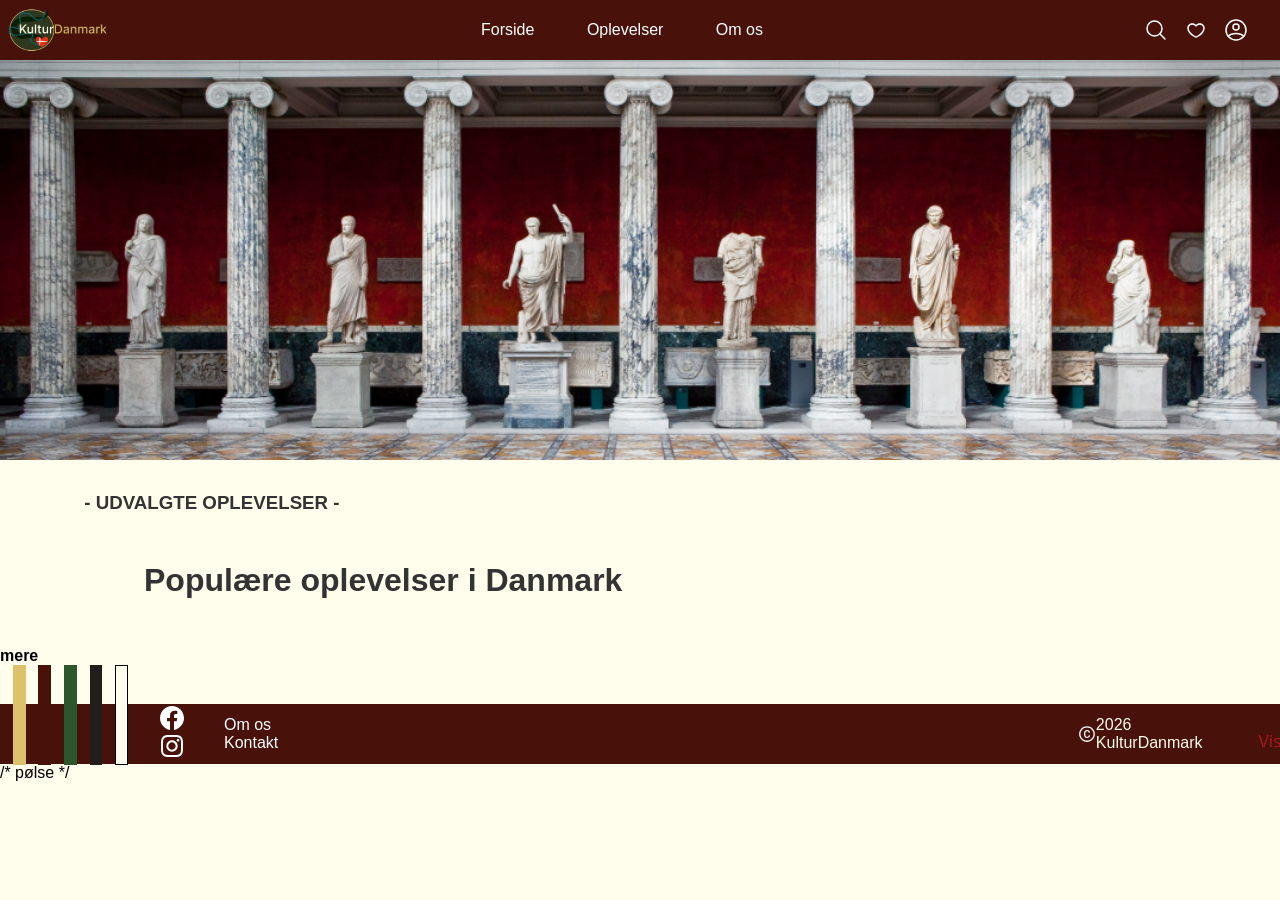
<file: index.html>
<!DOCTYPE html>
<html lang="da">
<head>
    <meta charset="UTF-8">
    <meta name="viewport" content="width=device-width, initial-scale=1.0">
    <title>Forside</title>
    <link rel="stylesheet" href="/css/siyamand.css">
</head>
<body>
    <header>
        <a href="/index.html">
            <img class="logo" src="/img/logo.png" alt="logo">
        </a>
        <nav>
            <ul>
                <li><a href="/index.html">Forside</a></li>
                <li><a href="/oplevelser.html">Oplevelser</a></li>
                <li><a href="/omos.html">Om os</a></li>
            </ul>
        </nav>
        <div class="ikon">
        <a href="#">
            <img class="ikoner" src="/img/magnifying-glass.svg" alt="søgeikon">
        </a>
        <a href="#">
            <img class="ikoner" src="/img/heart.svg" alt="likes">
        </a>
        <a href="#">
            <img class="ikoner" src="/img/profile-circle.svg" alt="profile">
        </a>
        </div>
    </header>

    <main>
        <img src="/img/banner.png" alt="banner" class="banner-img">
        <h3>- UDVALGTE OPLEVELSER -</h3>
        <h1>Populære oplevelser i Danmark</h1>
        <div class="mere"> </div>
        <h4>mere</h4>

         <div class="farve-linjer">
            <div class="box-1"></div>
            <div class="box-2"></div>
            <div class="box-3"></div>
            <div class="box-4"></div>
            <div class="box-5"></div>
        </div>
    </main>
    
    <footer>
        <div class="so-me">
            <img src="/img/facebook.svg" alt="facebook">
            <img src="/img/instagram.svg" alt="instagram">
        </div>
        <div class="box-6"></div>
        <div class="genveje">
            <ul>
                <li><a href="/omos.html">Om os</a></li>
                <li><a href="#">Kontakt</a></li>
            </ul>
        </div>
        <div class="copyright">
            <img class="copyikon" src="/img/copyright-circle.svg" alt="copyright">
            <p class="kdk">2026 KulturDanmark</p>
            <img class="visitdk" src="/img/visitdenmark-logo.png" alt="visitdenmark">
        </div>        
    </footer>
</body>
</html>

/* pølse */
</file>
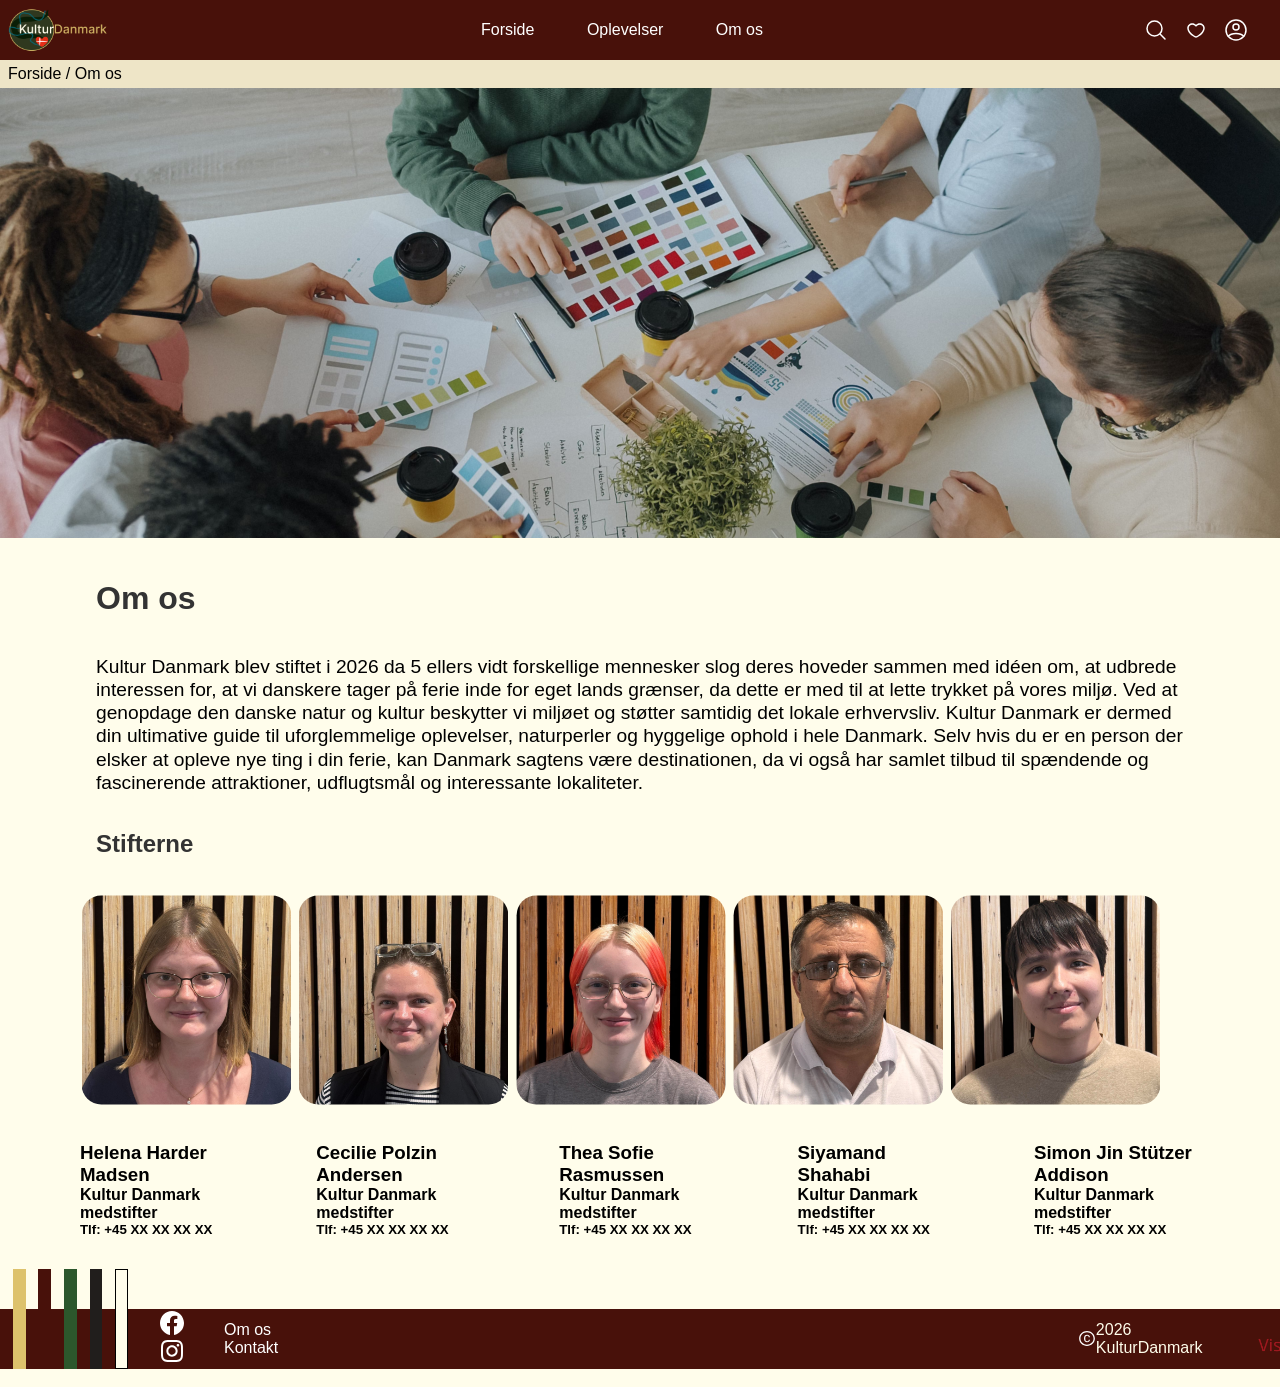
<file: omos.html>
<!DOCTYPE html>
<html lang="da">
<head>
    <meta charset="UTF-8">
    <meta name="viewport" content="width=device-width, initial-scale=1.0">
    <title>oplevelser</title>
    <link rel="stylesheet" href="/css/simoncecilie.css">
</head>
<body>
    <header>
        <a href="/index.html">
            <img class="logo" src="/img/logo.png" alt="logo">
        </a>
        <nav>
            <ul>
                <li><a href="/index.html">Forside</a></li>
                <li><a href="/oplevelser.html">Oplevelser</a></li>
                <li><a href="/omos.html">Om os</a></li>
            </ul>
        </nav>
        <div class="ikon">
        <a href="#">
            <img class="ikoner" src="/img/magnifying-glass.svg" alt="søgeikon">
        </a>
        <a href="#">
            <img class="ikoner" src="/img/heart.svg" alt="likes">
        </a>
        <a href="#">
            <img class="ikoner" src="/img/profile-circle.svg" alt="profile">
        </a>
        </div>
    </header>

    <main>
        <p class="brødkrumme">Forside / Om os</p>
        <img class="banner-img" src="img/omos/banneromos.jpg" alt="People collaborating">
            <h1>Om os</h1>
            <div class="tekst"><p> Kultur Danmark blev stiftet i 2026 da 5 ellers vidt forskellige mennesker slog deres hoveder sammen med idéen om, at udbrede interessen for, at vi danskere tager på ferie inde for eget lands grænser, da dette er med til at lette trykket på vores miljø. Ved at genopdage den danske natur og kultur beskytter vi miljøet og støtter samtidig det lokale erhvervsliv.
                
            Kultur Danmark er dermed din ultimative guide til uforglemmelige oplevelser, naturperler og hyggelige ophold i hele Danmark. Selv hvis du er en person der elsker at opleve nye ting i din ferie, kan Danmark sagtens være destinationen, da vi også har samlet tilbud til spændende og fascinerende attraktioner, udflugtsmål og interessante lokaliteter.</p> </div>

        <section>
            <h2>Stifterne</h2>
            <div class="galleri-container">
                <img src="img/omos/helene.jpg" alt="" class="galleri">
                <img src="img/omos/cecilie.jpg" alt="" class="galleri">
                <img src="img/omos/thea.jpg" alt="" class="galleri">
                <img src="img/omos/siyamand.jpg" alt="" class="galleri">
                <img src="img/omos/simon.jpg" alt="" class="galleri">
            </div>

            <div class="stiftinfo">
            <div class="helenapfp">
                <h3>Helena Harder Madsen </h3>
                <h4>Kultur Danmark medstifter </h4>  
                <h5>Tlf: +45 XX XX XX XX </h5>
            </div>
            <div class="ceciliepfp">
                <h3>Cecilie Polzin Andersen</h3>
                <h4>Kultur Danmark medstifter </h4>  
                <h5>Tlf: +45 XX XX XX XX </h5>
            </div>
            <div class="theapfp">
                <h3>Thea Sofie Rasmussen </h3>
                <h4>Kultur Danmark medstifter </h4>  
                <h5>Tlf: +45 XX XX XX XX </h5>
            </div>
            <div class="siyamandpfp">
                <h3>Siyamand Shahabi </h3>
                <h4>Kultur Danmark medstifter </h4> 
                <h5>Tlf: +45 XX XX XX XX </h5>
            </div>
            <div class="simonpfp">
                <h3>Simon Jin Stützer Addison </h3>
                <h4>Kultur Danmark medstifter </h4>  
                <h5>Tlf: +45 XX XX XX XX </h5>
            </div>
            </div>
        </section>

         <div class="farve-linjer">
            <div class="box-1"></div>
            <div class="box-2"></div>
            <div class="box-3"></div>
            <div class="box-4"></div>
            <div class="box-5"></div>
        </div>
    </main>

    <footer>
        <div class="so-me">
            <img src="/img/facebook.svg" alt="facebook">
            <img src="/img/instagram.svg" alt="instagram">
        </div>
        <div class="box-6"></div>
        <div class="genveje">
            <ul>
                <li><a href="/omos.html">Om os</a></li>
                <li><a href="#">Kontakt</a></li>
            </ul>
        </div>
        <div class="copyright">
            <img class="copyikon" src="/img/copyright-circle.svg" alt="copyright">
            <p class="kdk">2026 KulturDanmark</p>
            <img class="visitdk" src="/img/visitdenmark-logo.png" alt="visitdenmark">
        </div>        
    </footer>
</body>
</html>
</file>
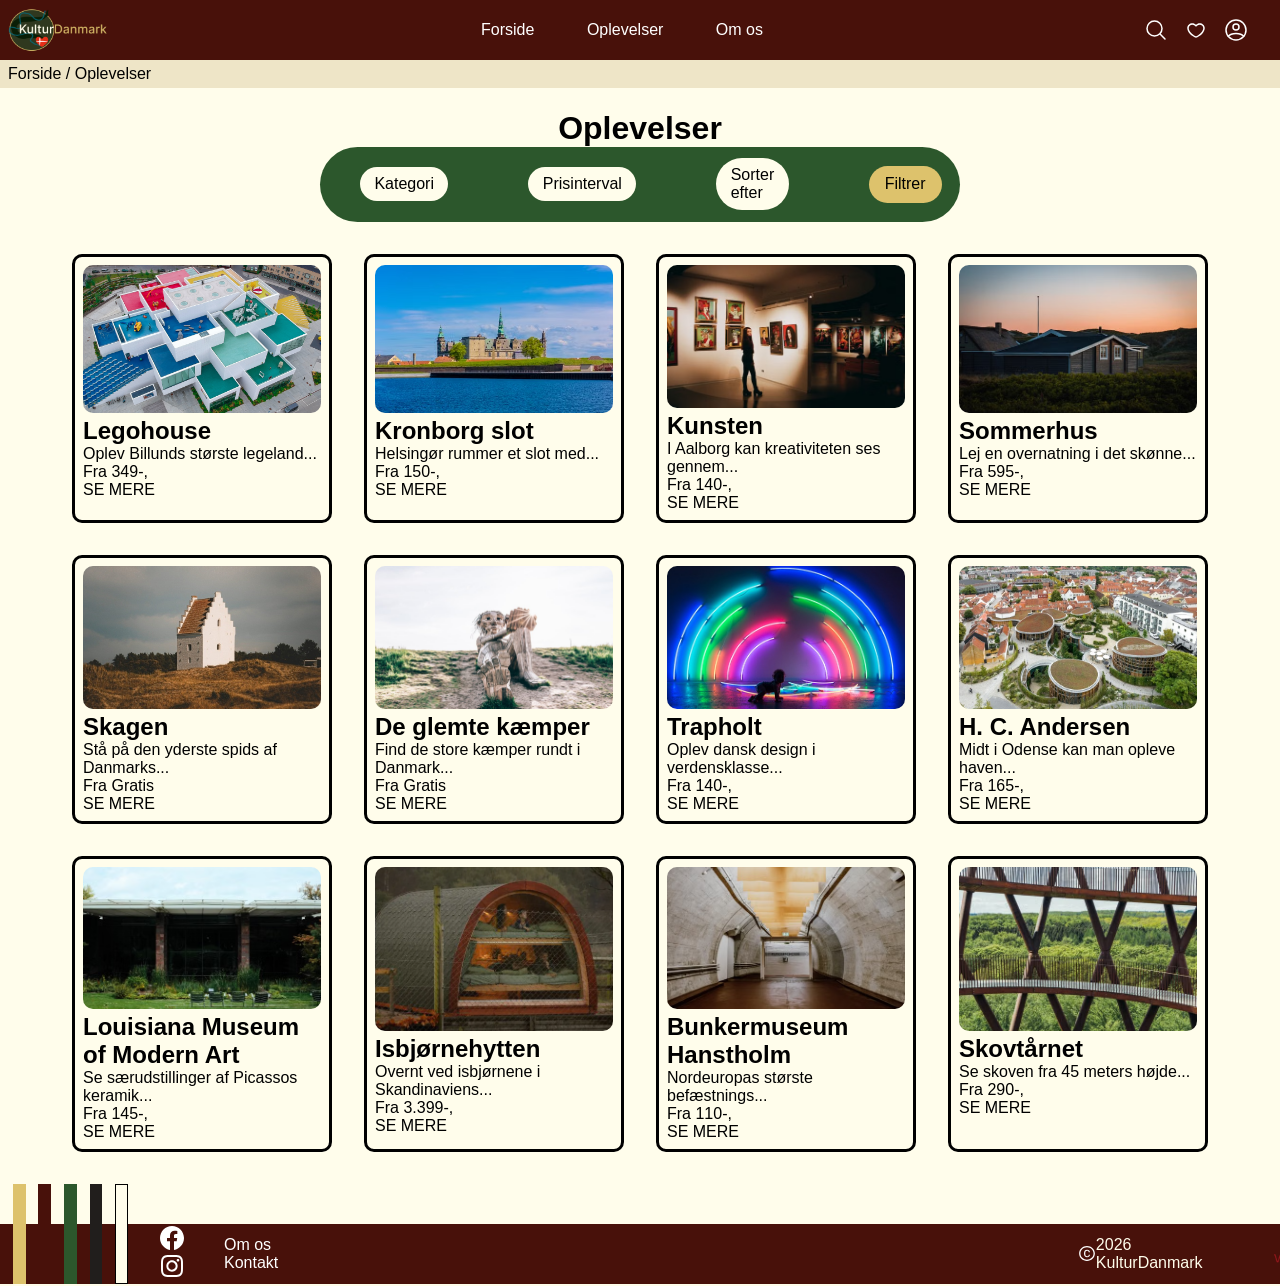
<file: oplevelser.html>
<!DOCTYPE html>
<html lang="da">
<head>
    <meta charset="UTF-8">
    <meta name="viewport" content="width=device-width, initial-scale=1.0">
    <title>oplevelser</title>
    <link rel="stylesheet" href="/css/helenathea.css">
</head>
<body>
    <header>
        <a href="/index.html">
            <img class="logo" src="/img/logo.png" alt="logo">
        </a>
        <nav>
            <ul>
                <li><a href="/index.html">Forside</a></li>
                <li><a href="/oplevelser.html">Oplevelser</a></li>
                <li><a href="/omos.html">Om os</a></li>
            </ul>
        </nav>
        <div class="ikon">
        <a href="#">
            <img class="ikoner" src="/img/magnifying-glass.svg" alt="søgeikon">
        </a>
        <a href="#">
            <img class="ikoner" src="/img/heart.svg" alt="likes">
        </a>
        <a href="#">
            <img class="ikoner" src="/img/profile-circle.svg" alt="profile">
        </a>
        </div>
    </header>

    <main>
        <p class="brødkrumme">Forside / Oplevelser</p>
        <h1 class="overskrift">Oplevelser</h1>
        <section class="search">
            <p class="search-valg1">Kategori</p>
            <p class="search-valg1">Prisinterval</p>
            <p class="search-valg1">Sorter efter</p>
            <p class="search-valg2">Filtrer</p>
        </section>
        <div class="rækker">
            <section class="linje">
                <img class="gallery" src="/img/lego-house.jpg" alt="legohouse">
                <h2>Legohouse</h2>
                <p>Oplev Billunds største legeland...</p>
                <p>Fra 349-,</p>
                <p>SE MERE</p>
            </section>
            <section class="linje">
                <img class="gallery" src="/img/kronborg-slot.png" alt="kronborg slot">
                <h2>Kronborg slot</h2>
                <p>Helsingør rummer et slot med...</p>
                <p>Fra 150-,</p>
                <p>SE MERE</p>
            </section>
            <section class="linje">
                <img class="gallery" src="/img/kunsten-museum.png" alt="kunsten">
                <h2>Kunsten</h2>
                <p>I Aalborg kan kreativiteten ses gennem...</p>
                <p>Fra 140-,</p>
                <p>SE MERE</p>
            </section>
            <section class="linje">
                <img class="gallery" src="/img/sommerhus.png" alt="sommerhus">
                <h2>Sommerhus</h2>
                <p>Lej en overnatning i det skønne...</p>
                <p>Fra 595-,</p>
                <p>SE MERE</p>
            </section>
        </div>
        <div class="rækker">
            <section class="linje">
                <img class="gallery" src="/img/skagen.jpg" alt="skagen">
                <h2>Skagen</h2>
                <p>Stå på den yderste spids af Danmarks...</p>
                <p>Fra Gratis</p>
                <p>SE MERE</p>
            </section>
            <section class="linje">
                <img class="gallery" src="/img/de-glemte-kæmper.jpg" alt="de glemte kæmper">
                <h2>De glemte kæmper</h2>
                <p>Find de store kæmper rundt i Danmark...</p>
                <p>Fra Gratis</p>
                <p>SE MERE</p>
            </section>
            <section class="linje">
                <img class="gallery" src="/img/trapholt.jpg" alt="trapholt">
                <h2>Trapholt</h2>
                <p>Oplev dansk design i verdensklasse...</p>
                <p>Fra 140-,</p>
                <p>SE MERE</p>
            </section>
            <section class="linje">
                <img class="gallery" src="/img/h.c.andersen.jpg" alt="h. c. andersen">
                <h2>H. C. Andersen</h2>
                <p>Midt i Odense kan man opleve haven...</p>
                <p>Fra 165-,</p>
                <p>SE MERE</p>
            </section>
        </div>
        <div class="rækker">
            <section class="linje">
                <img class="gallery" src="/img/louisiana-museum-of-modern-art.png" alt="louisiana museum of modern art">
                <h2>Louisiana Museum of Modern Art</h2>
                <p>Se særudstillinger af Picassos keramik...</p>
                <p>Fra 145-,</p>
                <p>SE MERE</p>
            </section>
            <section class="linje">
                <img class="gallery" src="/img/isbjørnehytten.png" alt="isbjørnehytten">
                <h2>Isbjørnehytten</h2>
                <p>Overnt ved isbjørnene i Skandinaviens...</p>
                <p>Fra 3.399-,</p>
                <p>SE MERE</p>
            </section>
            <section class="linje">
                <img class="gallery" src="/img/hanstholm-bunkermuseum.png" alt="bunkermuseum hanstholm">
                <h2>Bunkermuseum Hanstholm</h2>
                <p>Nordeuropas største befæstnings...</p>
                <p>Fra 110-,</p>
                <p>SE MERE</p>
            </section>
            <section class="linje">
                <img class="gallery" src="/img/skovtårnet.png" alt="skovtårnet">
                <h2>Skovtårnet</h2>
                <p>Se skoven fra 45 meters højde...</p>
                <p>Fra 290-,</p>
                <p>SE MERE</p>
            </section>
        </div>

        
         <div class="farve-linjer">
            <div class="box-1"></div>
            <div class="box-2"></div>
            <div class="box-3"></div>
            <div class="box-4"></div>
            <div class="box-5"></div>
        </div>
    </main>
    
    <footer>
        <div class="so-me">
            <img src="/img/facebook.svg" alt="facebook">
            <img src="/img/instagram.svg" alt="instagram">
        </div>
        <div class="box-6"></div>
        <div class="genveje">
            <ul>
                <li><a href="/omos.html">Om os</a></li>
                <li><a href="#">Kontakt</a></li>
            </ul>
        </div>
        <div class="copyright">
            <img class="copyikon" src="/img/copyright-circle.svg" alt="copyright">
            <p class="kdk">2026 KulturDanmark</p>
            <img class="visitdk" src="/img/visitdenmark-logo.png" alt="visitdenmark">
        </div>        
    </footer>
</body>
</html>
</file>
<file: css/siyamand.css>
/*Hele hjemmesiden*/
* {
    box-sizing: border-box;
    margin: 0;
    font-family: inter, sans-serif;
}

body {
    background-color: #fffdeb;
}

/*Header*/
header {
    background-color: #48110a;
    display: flex;
    align-items: center;
    padding: 0;
    justify-content: space-between;
    height: 60px;
}

.logo {
    width: 100px;
    display: block;
    margin: 0.5em;
}

nav {
    padding: 0;
}

nav ul {
    padding: 0;
}

nav li {
    display: inline-block;
    padding: 0 1.5em;
}

li a {
    color: #ffffff;
    text-decoration: none;
}

li a:hover {
    color: #d7d7d7;
    border-bottom: 2px solid #d7d7d7;
}

.ikoner {
    display: flex;
    align-items: center;
    margin: 0 1rem 0 auto;
}

.ikon {
    display: flex;
    margin: 0 1em;
}

/*Footer*/
footer {
    background-color: #48110a;
    height: 60px;
    display: flex;
    align-items: center;
    justify-content: space-between;
    margin: 0;
}

.farve-linjer {
    display: flex;
    position: relative;
    margin-bottom: -3.8em;
}

.box-1 {
    background-color: #ddc26c;
    height: 100px;
    width: 1%;
    margin-right: 0.8em;
    margin-left: 0.8em;
}

.box-2 {
    background-color: #48110a;
    height: 100px;
    width: 1%;
    margin-right: 0.8em;
}

.box-3 {
    background-color: #2c572c;
    height: 100px;
    width: 1%;
    margin-right: 0.8em;
}

.box-4 {
    background-color: #211e1c;
    height: 100px;
    width: 1%;
    margin-right: 0.8em;
}

.box-5 {
    background-color: #fffdeb;
    height: 100px;
    width: 1%;
    margin-right: 0.8em;
    border-style: solid;
    border-width: 1px;
}

.so-me {
    margin-left: 10em;
}

.box-6 {
    background-color: white;
}

.genveje {
    margin-right: 50em;
    text-decoration: none;
}

.genveje ul {
    color: white;
    list-style: none;
}

.genveje ul li a:hover {
    color: #d7d7d7;
}

.copyright {
    float: right;
    display: flex;
    color: #fffdeb;
    width: 25%;
    justify-content: space-between;
    align-items: center;
}

.copyikon {
    width: 1.1em;
}

.kdk {
    margin-right: 3em;
}

.visitdk {
    width: 10em;
}

/*Forside*/
.banner-img {
    height: 400px;
    object-fit: cover;
    object-position: center 35%;
    width: 100%;
}

h1,h3 {
    color: #333333;
    text-align: left;
    margin: 1.5em 4.5em;
}
</file>
<file: css/simoncecilie.css>
* {
    box-sizing: border-box;
    margin: 0;
    font-family: inter, sans-serif;
}

body {
    background-color: #fffdeb;
}

/*Header*/
header {
    background-color: #48110a;
    display: flex;
    align-items: center;
    padding: 0;
    justify-content: space-between;
    height: 60px;
}

.logo {
    width: 100px;
    display: block;
    margin: 0.5em;
}

nav {
    padding: 0;
}

nav ul {
    padding: 0;
}

nav li {
    display: inline-block;
    padding: 0 1.5em;
}

li a {
    color: #ffffff;
    text-decoration: none;
}

li a:hover {
    color: #d7d7d7;
    border-bottom: 2px solid #d7d7d7;
}

.ikoner {
    display: flex;
    align-items: center;
    margin: 0 1rem 0 auto;
}

.ikon {
    display: flex;
    margin: 0 1em;
}

/*Footer*/
footer {
    background-color: #48110a;
    height: 60px;
    display: flex;
    align-items: center;
    justify-content: space-between;
    margin: 0;
}

.farve-linjer {
    display: flex;
    position: relative;
    margin-bottom: -3.8em;
}

.box-1 {
    background-color: #ddc26c;
    height: 100px;
    width: 1%;
    margin-right: 0.8em;
    margin-left: 0.8em;
}

.box-2 {
    background-color: #48110a;
    height: 100px;
    width: 1%;
    margin-right: 0.8em;
}

.box-3 {
    background-color: #2c572c;
    height: 100px;
    width: 1%;
    margin-right: 0.8em;
}

.box-4 {
    background-color: #211e1c;
    height: 100px;
    width: 1%;
    margin-right: 0.8em;
}

.box-5 {
    background-color: #fffdeb;
    height: 100px;
    width: 1%;
    margin-right: 0.8em;
    border-style: solid;
    border-width: 1px;
}

.so-me {
    margin-left: 10em;
}

.box-6 {
    background-color: white;
}

.genveje {
    margin-right: 50em;
    text-decoration: none;
}

.genveje ul {
    color: white;
    list-style: none;
}

.genveje ul li a:hover {
    color: #d7d7d7;
}

.copyright {
    float: right;
    display: flex;
    color: #fffdeb;
    width: 25%;
    justify-content: space-between;
    align-items: center;
}

.copyikon {
    width: 1.1em;
}

.kdk {
    margin-right: 3em;
}

.visitdk {
    width: 10em;
}

/*Om os*/
.brødkrumme {
padding: 0.3em 0.5em;
background-color: #eee5c7;
}

.banner-img {
height: 450px;
object-fit: cover;
object-position: center 55%;
width:100%;
}

h1 {
    color: #333333;
    text-align: left;
    margin: 1.2em 3.0em;
}

h2 {
    color: #333333;
    text-align: left;
    margin: 1.5em 4em;
}

.tekst {
font-size: 1.2em;
line-height: 1.2em;
margin: 1.2em 5em;
}

.galleri-container{
    margin: 2em 5em;
    }

.galleri {

    aspect-ratio: 1/1;
    width: 19%;
    border-radius: 10%;
    object-fit: cover;
    padding: 0.1em;
}

.stiftinfo {
    margin: 2em 5em;
}

.stiftinfo {
  display: flex;
  gap: 95px;
  justify-content: flex-start;
}
</file>
<file: css/helenathea.css>
/*Hele hjemmesiden*/
* {
    box-sizing: border-box;
    margin: 0;
    font-family: inter, sans-serif;
}

body {
    background-color: #fffdeb;
}

/*Header*/
header {
    background-color: #48110a;
    display: flex;
    align-items: center;
    padding: 0;
    justify-content: space-between;
    height: 60px;
}

.logo {
    width: 100px;
    display: block;
    margin: 0.5em;
}

nav {
    padding: 0;
}

nav ul {
    padding: 0;
}

nav li {
    display: inline-block;
    padding: 0 1.5em;
}

li a {
    color: #ffffff;
    text-decoration: none;
}

li a:hover {
    color: #d7d7d7;
    border-bottom: 2px solid #d7d7d7;
}

.ikoner {
    display: flex;
    align-items: center;
    margin: 0 1rem 0 auto;
}

.ikon {
    display: flex;
    margin: 0 1em;
}

/*Footer*/
footer {
    background-color: #48110a;
    height: 60px;
    display: flex;
    align-items: center;
    justify-content: space-between;
    margin: 0;
}

.farve-linjer {
    display: flex;
    position: relative;
    margin-bottom: -3.8em;
}

.box-1 {
    background-color: #ddc26c;
    height: 100px;
    width: 1%;
    margin-right: 0.8em;
    margin-left: 0.8em;
}

.box-2 {
    background-color: #48110a;
    height: 100px;
    width: 1%;
    margin-right: 0.8em;
}

.box-3 {
    background-color: #2c572c;
    height: 100px;
    width: 1%;
    margin-right: 0.8em;
}

.box-4 {
    background-color: #211e1c;
    height: 100px;
    width: 1%;
    margin-right: 0.8em;
}

.box-5 {
    background-color: #fffdeb;
    height: 100px;
    width: 1%;
    margin-right: 0.8em;
    border-style: solid;
    border-width: 1px;
}

.so-me {
    margin-left: 10em;
}

.box-6 {
    background-color: white;
}

.genveje {
    margin-right: 50em;
    text-decoration: none;
}

.genveje ul {
    color: white;
    list-style: none;
}

.genveje ul li a:hover {
    color: #d7d7d7;
}

.copyright {
    float: right;
    display: flex;
    color: #fffdeb;
    width: 25%;
    justify-content: space-between;
    align-items: center;
}

.copyikon {
    width: 1.1em;
}

.kdk {
    margin-right: 3em;
}

.visitdk {
        width: 8em;
        height: 4em;
}

/*Oplevelser*/
.overskrift {
    margin-top: 0.7em;
    text-align: center; 
}

.brødkrumme {
    padding: 0.3em 0.5em;
    background-color: #eee5c7;
}

.search {
    border-radius: 50px;
    background-color: #2c572c;
    width: 50%;
    height: 75px;
    margin: 0 auto;
    display: flex;
    align-items: center;
    justify-content: space-between;
}

.search-valg1 {
    display: block;
    margin: 0 2.5em;
    background-color: #fffdeb;
    border-radius: 50px;
    padding: 0.5em 0.9em;
}

.search-valg2 {
    display: block;
    margin: 0 2.5em;
    background-color: #ddc26c;
    border-radius: 50px;
    padding: 0.6em 1em;
}

.rækker {
    display: flex;
    margin: 2em 3.5em;
}

.linje {
    aspect-ratio: 1/1;
    width: 25%;
    border-radius: 10px;
    padding: 0.5em;
    border-style: solid;
    margin: 0 1em;
}

.gallery {
    width: 100%;
    border-radius: 10px;
    height: 60%;
    object-fit: cover;
}
</file>
